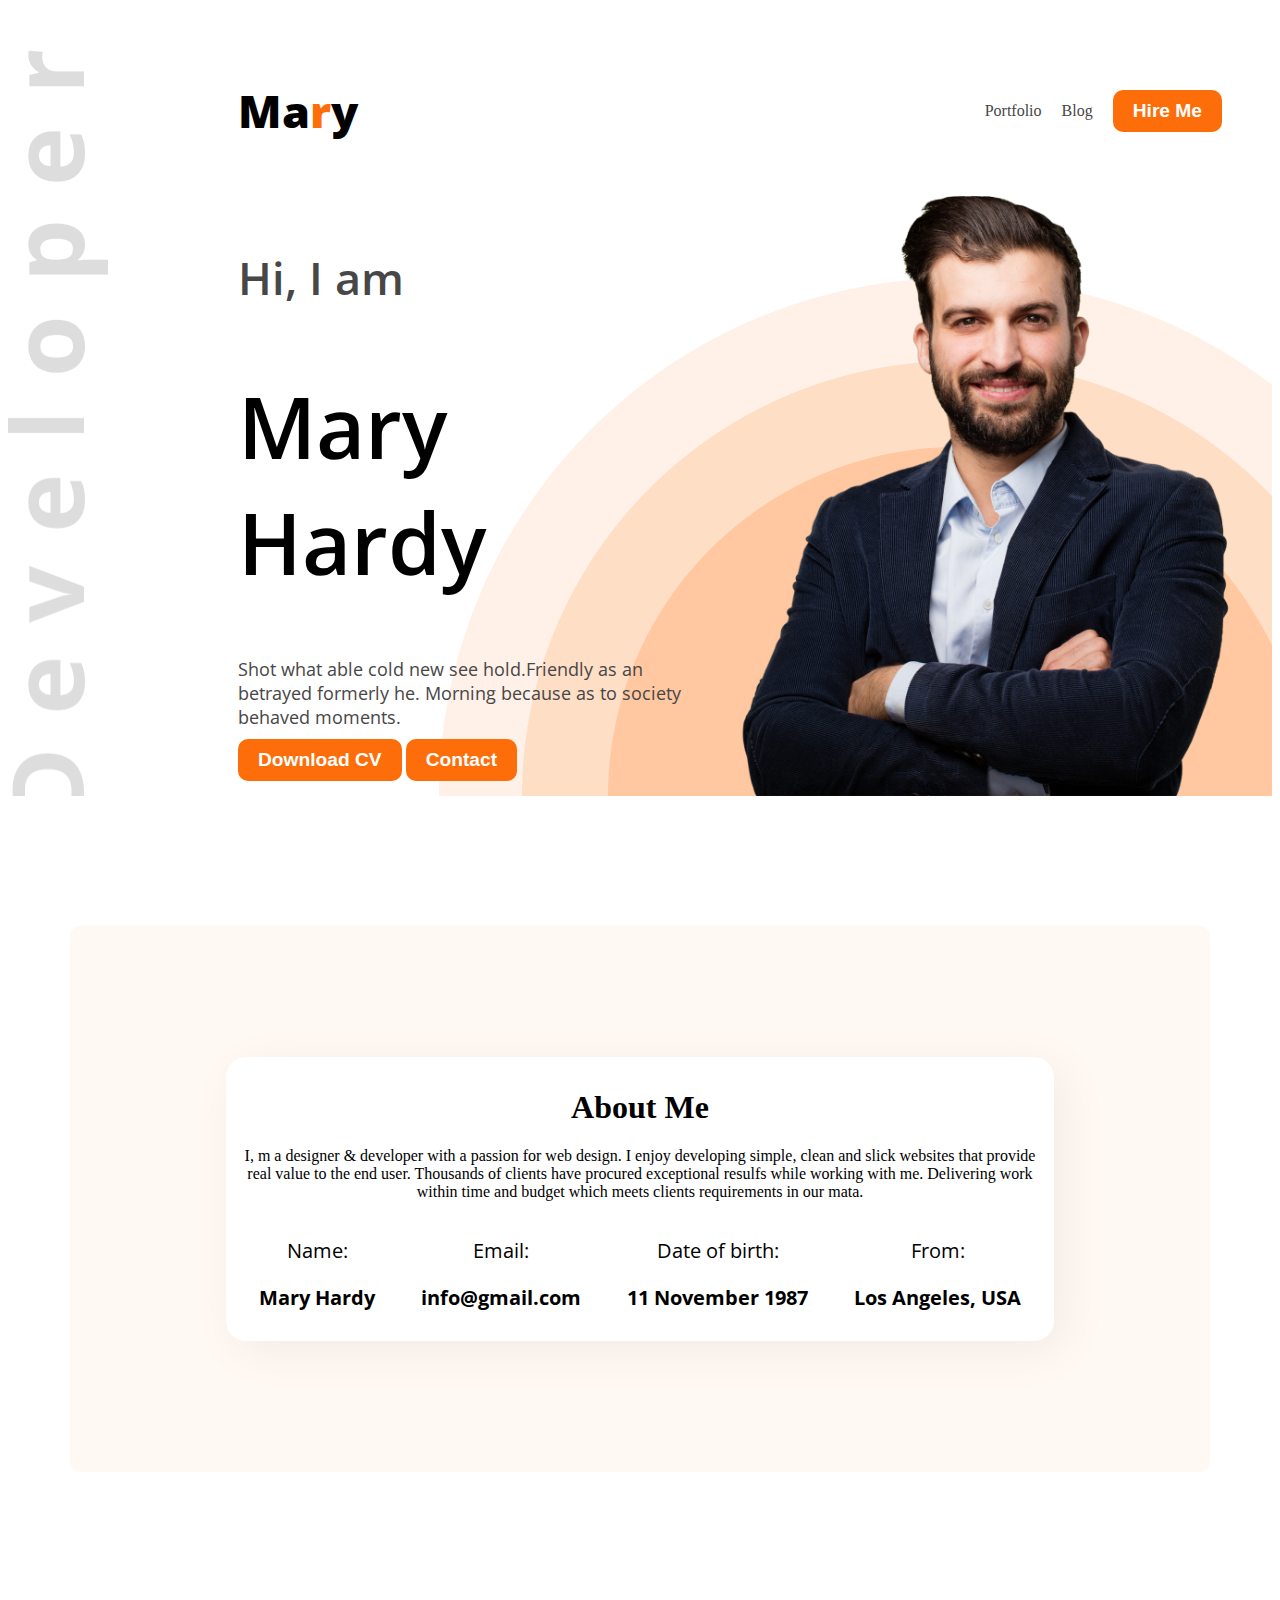
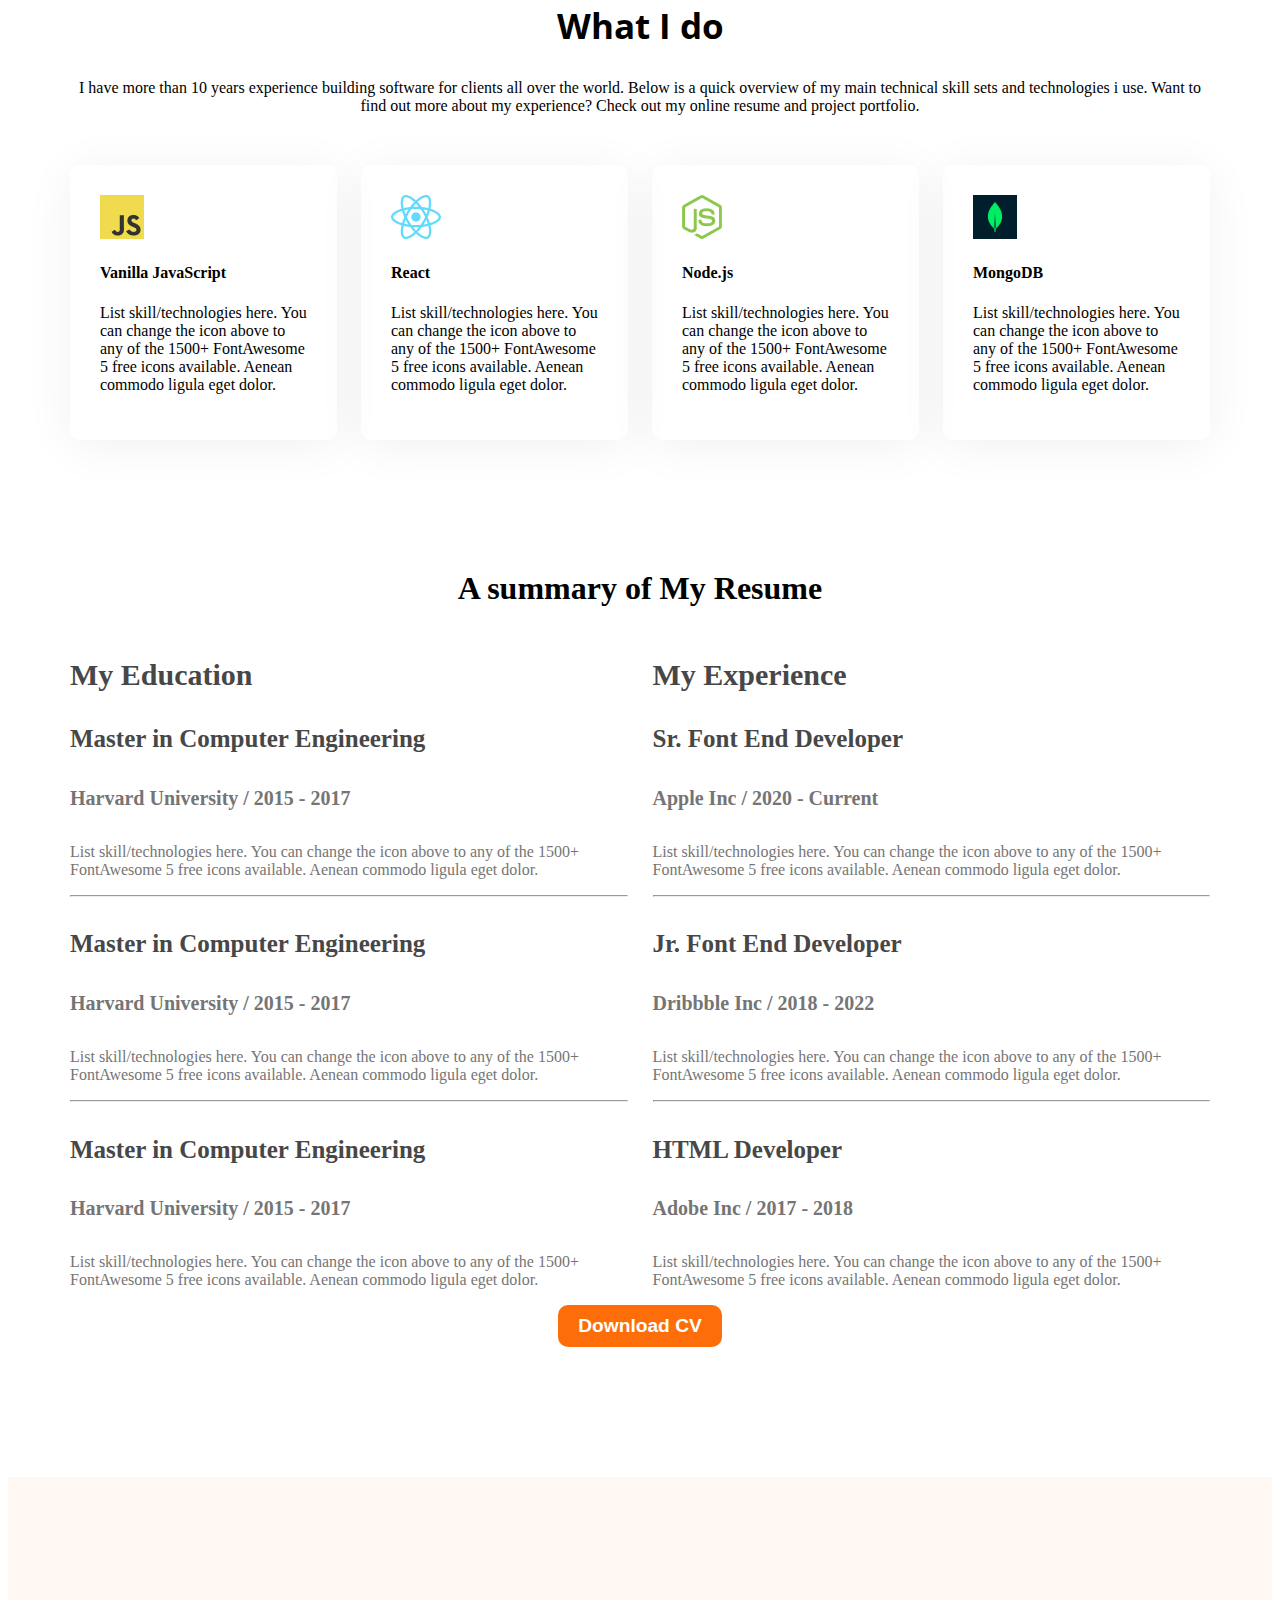
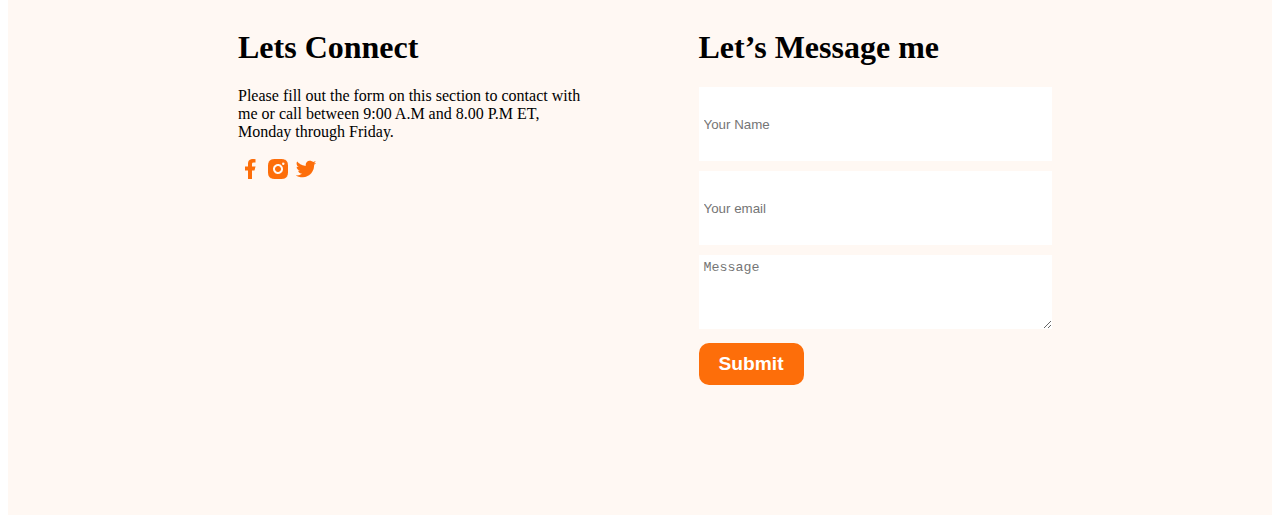
<file: index1.html>
<!DOCTYPE html>
<html lang="en">

<head>
    <meta charset="UTF-8">
    <meta name="viewport" content="width=device-width, initial-scale=1.0">
    <title>My seconds website</title>
    <link rel="stylesheet" href="/css/style1.css">
</head>

<body>
    <header class="header secondry-bg">
        <section id="hero">
            <nav>
                <h1 class="nav-title">Ma<span class="text-primary">r</span>y</h1>
                <ul>
                    <li><a class="dark-2" href="">Portfolio</a></li>
                    <li><a class="dark-2" href="">Blog</a></li>
                    <button class="btn-primary">Hire Me</button>
                </ul>
            </nav>
            <div class="banner">
                <div class="banner-content">
                    <h4 class="banner-getting dark-2">Hi, I am</h4>
                    <h1 class="banner-title">Mary Hardy</h1>
                    <p class="banner-descriptions dark-2">Shot what able cold new see hold.Friendly as an betrayed
                        formerly
                        he.
                        Morning
                        because as to society
                        behaved moments.</p>
                    <button class="btn-primary">Download CV</button>
                    <button class="btn-primary">Contact</button>
                </div>
                <div>
                    <img class="banner-profile-img" src="/images/hardy.png" alt="images">
                </div>
            </div>
        </section>
    </header>
    <main>
        <section class="about secondry-bg">
            <div class="about-me">
                <h1 class="section-title">About Me</h1>
                <p class="section-description">I, m a designer & developer with a passion for web design. I enjoy
                    developing
                    simple, clean and slick
                    websites that provide real value to the end user. Thousands of clients have procured exceptional
                    resulfs
                    while working with me. Delivering work within time and budget which meets clients requirements in
                    our
                    mata.</p>
                <div class="about-items">
                    <div class="about-item">
                        <p class="item-title">Name:</p>
                        <p class="item-description">Mary Hardy</p>
                    </div>
                    <div class="about-item">
                        <p class="item-title">Email:</p>
                        <p class="item-description">info@gmail.com</p>
                    </div>
                    <div class="about-item">
                        <p class="item-title">Date of birth:</p>
                        <p class="item-description">11 November 1987</p>
                    </div>
                    <div class="about-item">
                        <p class="item-title">From:</p>
                        <p class="item-description">Los Angeles, USA</p>
                    </div>
                </div>
            </div>
        </section>
        <section class="skills">
            <h1 class="skills-title text-center">What I do</h1>
            <p class="skills-descriptions text-center">I have more than 10 years experience building software for
                clients all
                over the world. Below is a quick overview of my main technical skill sets and technologies i use.
                Want to find out more about my experience? Check out my online resume and project portfolio.</p>
            <div class="skill-container">
                <div class="skill">
                    <img src="/images/icons/js.png" alt="">
                    <h4 class="skill-title">Vanilla JavaScript</h4>
                    <p class="skill-description">List skill/technologies here. You can change the icon above to any of
                        the 1500+ FontAwesome 5 free icons available. Aenean commodo ligula eget dolor.</p>
                </div>
                <div class="skill">
                    <img src="/images/icons/react.png" alt="">
                    <h4 class="skill-title">React</h4>
                    <p class="skill-description">List skill/technologies here. You can change the icon above to any of
                        the 1500+ FontAwesome 5 free icons available. Aenean commodo ligula eget dolor.</p>
                </div>
                <div class="skill">
                    <img src="/images/icons/nodejs.png" alt="">
                    <h4 class="skill-title">Node.js</h4>
                    <p class="skill-description">List skill/technologies here. You can change the icon above to any of
                        the 1500+ FontAwesome 5 free icons available. Aenean commodo ligula eget dolor.</p>
                </div>
                <div class="skill">
                    <img src="/images/icons/mongo.png" alt="">
                    <h4 class="skill-title">MongoDB</h4>
                    <p class="skill-description">List skill/technologies here. You can change the icon above to any of
                        the 1500+ FontAwesome 5 free icons available. Aenean commodo ligula eget dolor.</p>
                </div>
            </div>
        </section>
        <!-- resume section -->
        <section class="resume">
            <h1 class="section-title text-center">A summary of My Resume</h1>
            <div class="resume-container">
                <!-- .resume-column*2>h3.resume-column-title+.experience*3>h4.experience-title+h5.experience-subtitle+p.experience-description -->
                <div class="resume-column">
                    <h3 class="resume-column-title">My Education</h3>
                    <div class="experience">
                        <h4 class="experience-title">Master in Computer Engineering</h4>
                        <h5 class="experience-subtitle">Harvard University / 2015 - 2017</h5>
                        <p class="experience-description">List skill/technologies here. You can change the icon above
                            to any of the 1500+ FontAwesome 5 free icons available. Aenean commodo ligula eget dolor.
                        </p>
                        <hr>
                    </div>
                    <div class="experience">
                        <h4 class="experience-title">Master in Computer Engineering</h4>
                        <h5 class="experience-subtitle">Harvard University / 2015 - 2017</h5>
                        <p class="experience-description">List skill/technologies here. You can change the icon above
                            to any of the 1500+ FontAwesome 5 free icons available. Aenean commodo ligula eget dolor.
                        </p>
                        <hr>
                    </div>
                    <div class="experience">
                        <h4 class="experience-title">Master in Computer Engineering</h4>
                        <h5 class="experience-subtitle">Harvard University / 2015 - 2017</h5>
                        <p class="experience-description">List skill/technologies here. You can change the icon above
                            to any of the 1500+ FontAwesome 5 free icons available. Aenean commodo ligula eget dolor.
                        </p>
                    </div>
                </div>
                <div class="resume-column">
                    <h3 class="resume-column-title">My Experience</h3>
                    <div class="experience">
                        <h4 class="experience-title">Sr. Font End Developer</h4>
                        <h5 class="experience-subtitle">Apple Inc / 2020 - Current</h5>
                        <p class="experience-description">List skill/technologies here. You can change the icon above
                            to any of the 1500+ FontAwesome 5 free icons available. Aenean commodo ligula eget dolor.
                        </p>
                        <hr>
                    </div>
                    <div class="experience">
                        <h4 class="experience-title">Jr. Font End Developer</h4>
                        <h5 class="experience-subtitle">Dribbble Inc / 2018 - 2022</h5>
                        <p class="experience-description">List skill/technologies here. You can change the icon above
                            to any of the 1500+ FontAwesome 5 free icons available. Aenean commodo ligula eget dolor.
                        </p>
                        <hr>
                    </div>
                    <div class="experience">
                        <h4 class="experience-title">HTML Developer</h4>
                        <h5 class="experience-subtitle">Adobe Inc / 2017 - 2018</h5>
                        <p class="experience-description">List skill/technologies here. You can change the icon above
                            to any of the 1500+ FontAwesome 5 free icons available. Aenean commodo ligula eget dolor.
                        </p>
                    </div>
                </div>
            </div>
            <div class="text-center">
                <button class="btn-primary">Download CV</button>
            </div>
        </section>
    </main>
    <footer class="secondry-bg">
        <div class="footer-container">
            <div class="footer-column">
                <h1 class="footer-title">Lets Connect</h1>
                <p class="footer-description">Please fill out the form on this section to contact with me or call
                    between
                    9:00 A.M and 8.00 P.M ET, Monday through Friday.</p>
                <div>
                    <a href=""><img src="/images/icons/facebook.png" alt=""></a>
                    <a href=""><img src="/images/icons/insta.png" alt=""></a>
                    <a href=""><img src="images/icons/twitter.png" alt=""></a>
                </div>
            </div>
            <div class="footer-column">
                <h1>Let’s Message me</h1>
                <form action="">
                    <input type="text" placeholder="Your Name">
                    <input type="text" placeholder="Your email">
                    <textarea name="" id="" cols="30" rows="100" placeholder="Message"></textarea>
                    <input class="btn-primary" type="submit" value="Submit">
                </form>
            </div>
        </div>
    </footer>

</body>

</html>
</file>
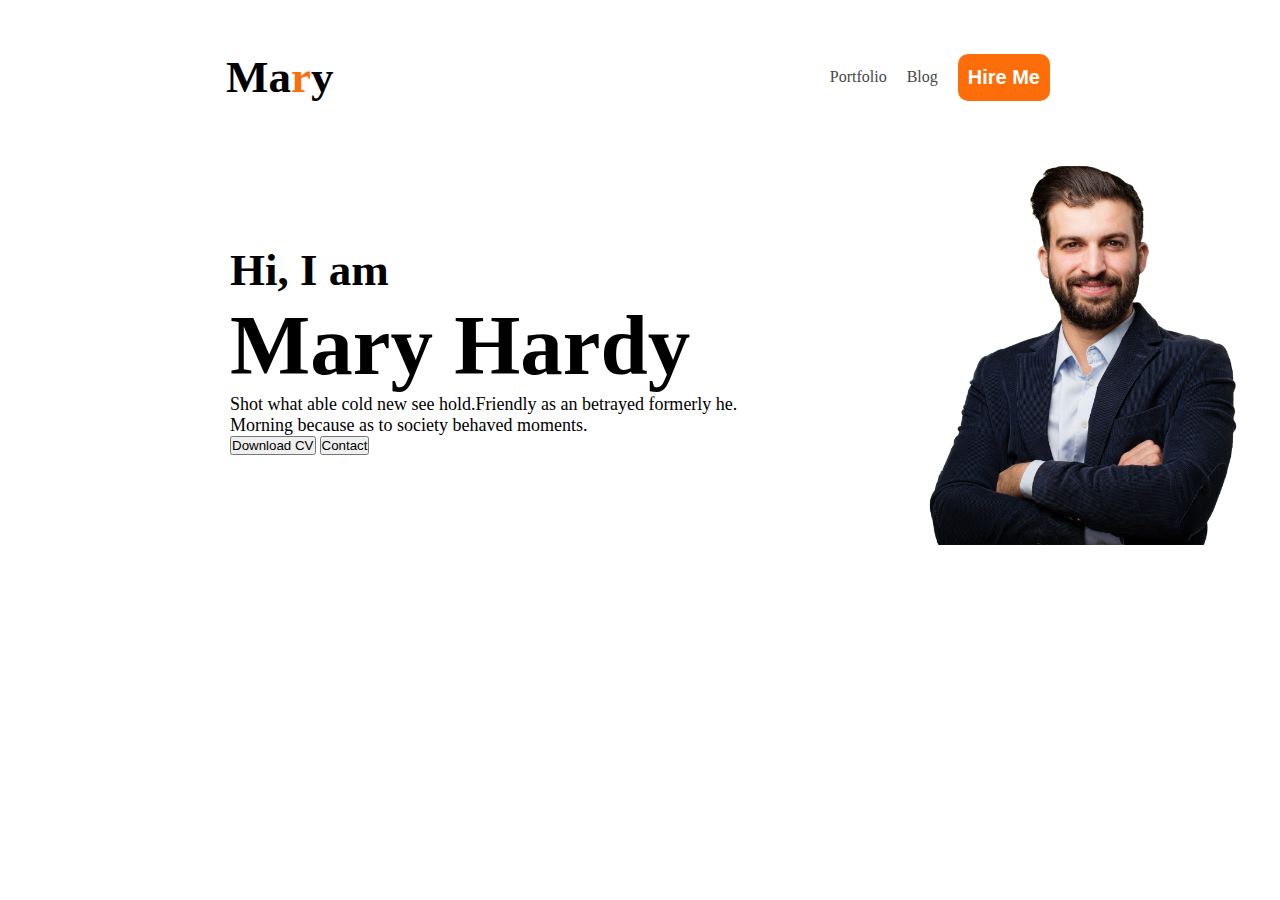
<file: index2.html>
<!DOCTYPE html>
<html lang="en">

<head>
    <meta charset="UTF-8">
    <meta name="viewport" content="width=device-width, initial-scale=1.0">
    <title>My New Website</title>
    <link rel="stylesheet" href="/css/style2.css">
</head>

<body>
    <header>
        <nav>
            <h1 class="nav-title">Ma<span class="title-color">r</span>y</h1>
            <ul>
                <li><a class="dark1" href="">Portfolio</a></li>
                <li><a class="dark1" href="">Blog</a></li>
                <button class="btn-primary primary-bg-color">Hire Me</button>
            </ul>
        </nav>
    </header>
    <main>
        <section id="banner">
            <div class="banner-container">
                <div class="banner-content">
                    <h4 class="banner-sub-title">Hi, I am</h4>
                    <h1 class="banner-title">Mary Hardy</h1>
                    <p class="banner-description">Shot what able cold new see hold.Friendly as an betrayed formerly he.
                        Morning because as to society behaved moments.</p>
                    <button>Download CV</button>
                    <button>Contact</button>
                </div>
                <div>
                    <img class="banner-profile-img" src="/images/hardy.png" alt="">
                </div>
            </div>
        </section>
    </main>
</body>

</html>
</file>
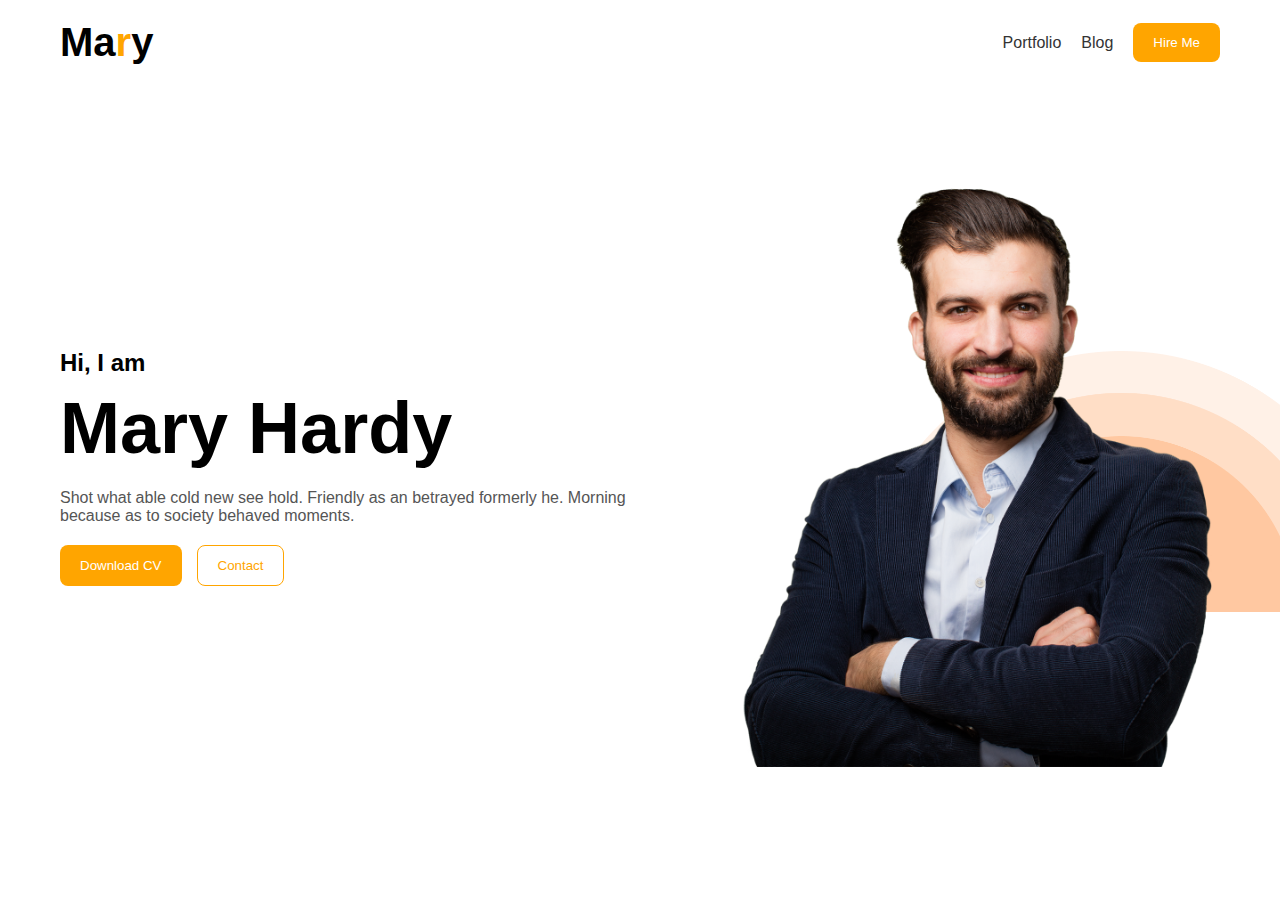
<file: index3.html>
<!DOCTYPE html>
<html lang="en">

<head>
    <meta charset="UTF-8">
    <meta name="viewport" content="width=device-width, initial-scale=1.0">
    <title>Mary Portfolio</title>
    <link rel="stylesheet" href="/css/style3.css">
</head>

<body>

    <header class="header">
        <div class="container nav">
            <h1 class="logo">Ma<span>r</span>y</h1>
            <ul class="nav-menu">
                <li><a href="#">Portfolio</a></li>
                <li><a href="#">Blog</a></li>
                <li><button class="btn-primary">Hire Me</button></li>
            </ul>
        </div>
    </header>

    <main>
        <section class="banner">
            <div class="container banner-container">

                <!-- LEFT CONTENT -->
                <div class="banner-content">
                    <h4>Hi, I am</h4>
                    <h1>Mary Hardy</h1>
                    <p>
                        Shot what able cold new see hold. Friendly as an betrayed formerly he.
                        Morning because as to society behaved moments.
                    </p>

                    <div class="btn-group">
                        <button class="btn-primary">Download CV</button>
                        <button class="btn-outline">Contact</button>
                    </div>
                </div>

                <!-- RIGHT IMAGE -->
                <div class="banner-image-wrapper">
                    <img src="images/hardy.png" alt="Mary Hardy" class="banner-profile-img">
                </div>

            </div>
        </section>
    </main>

</body>

</html>
</file>
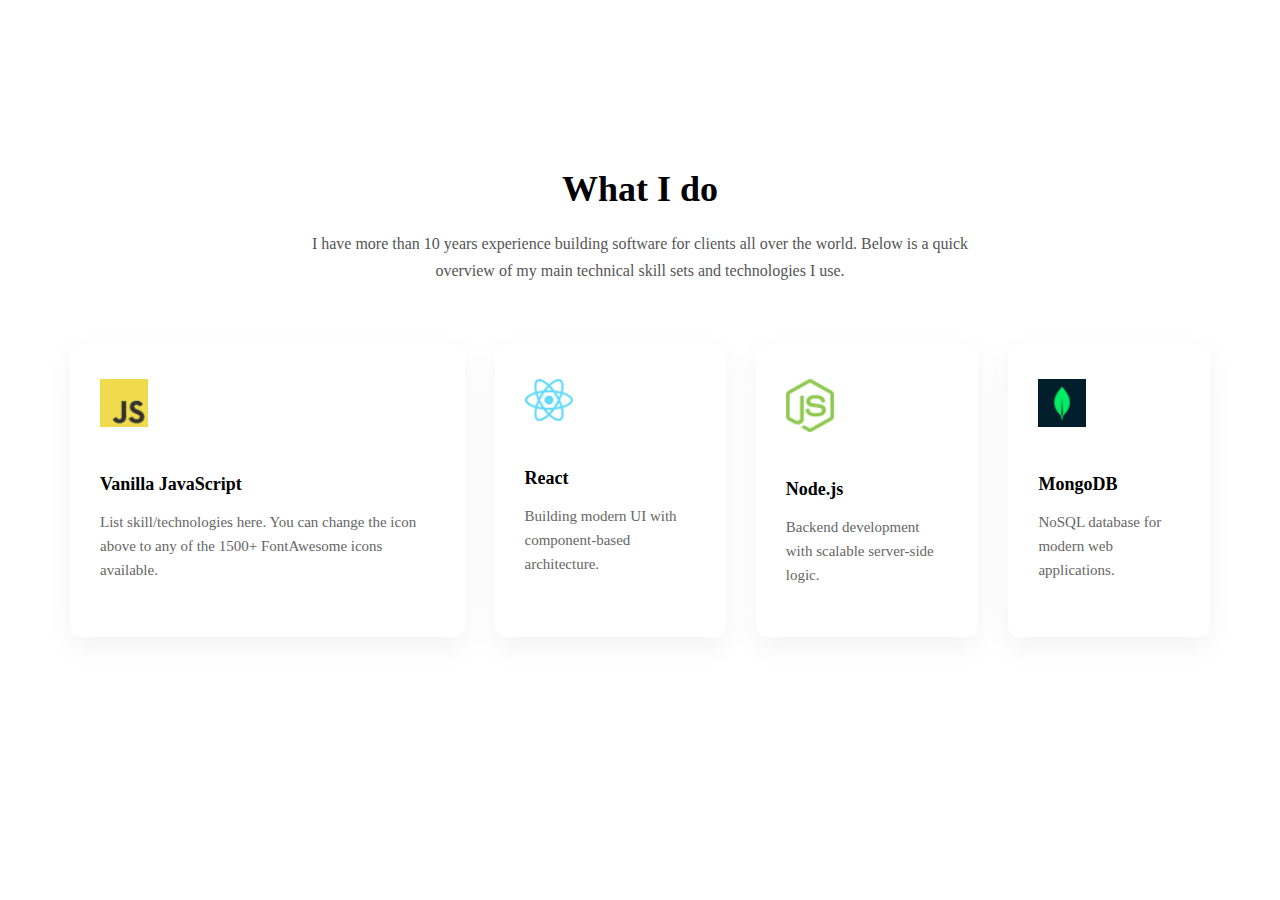
<file: index5.html>
<!DOCTYPE html>
<html lang="en">

<head>
    <meta charset="UTF-8">
    <meta name="viewport" content="width=device-width, initial-scale=1.0">
    <title>Document</title>
    <link rel="stylesheet" href="style5.css">
</head>

<body>
    <section class="what-i-do">
        <div class="container">

            <!-- Section header -->
            <div class="section-header">
                <h2 class="section-title">What I do</h2>
                <p class="section-description">
                    I have more than 10 years experience building software for clients all
                    over the world. Below is a quick overview of my main technical skill sets
                    and technologies I use.
                </p>
            </div>

            <!-- Cards -->
            <div class="skills-grid">

                <!-- Single card -->
                <div class="skill-card">
                    <div class="skill-icon">
                        <img src="/images/icons/js.png" alt="JavaScript">
                    </div>
                    <h3 class="skill-title">Vanilla JavaScript</h3>
                    <p class="skill-description">
                        List skill/technologies here. You can change the icon above to any of
                        the 1500+ FontAwesome icons available.
                    </p>
                </div>

                <div class="skill-card">
                    <div class="skill-icon">
                        <img src="/images/icons/react.png" alt="React">
                    </div>
                    <h3 class="skill-title">React</h3>
                    <p class="skill-description">
                        Building modern UI with component-based architecture.
                    </p>
                </div>

                <div class="skill-card">
                    <div class="skill-icon">
                        <img src="/images/icons/nodejs.png" alt="Node.js">
                    </div>
                    <h3 class="skill-title">Node.js</h3>
                    <p class="skill-description">
                        Backend development with scalable server-side logic.
                    </p>
                </div>

                <div class="skill-card">
                    <div class="skill-icon">
                        <img src="/images/icons/mongo.png" alt="MongoDB">
                    </div>
                    <h3 class="skill-title">MongoDB</h3>
                    <p class="skill-description">
                        NoSQL database for modern web applications.
                    </p>
                </div>

            </div>
        </div>
    </section>

</body>

</html>
</file>
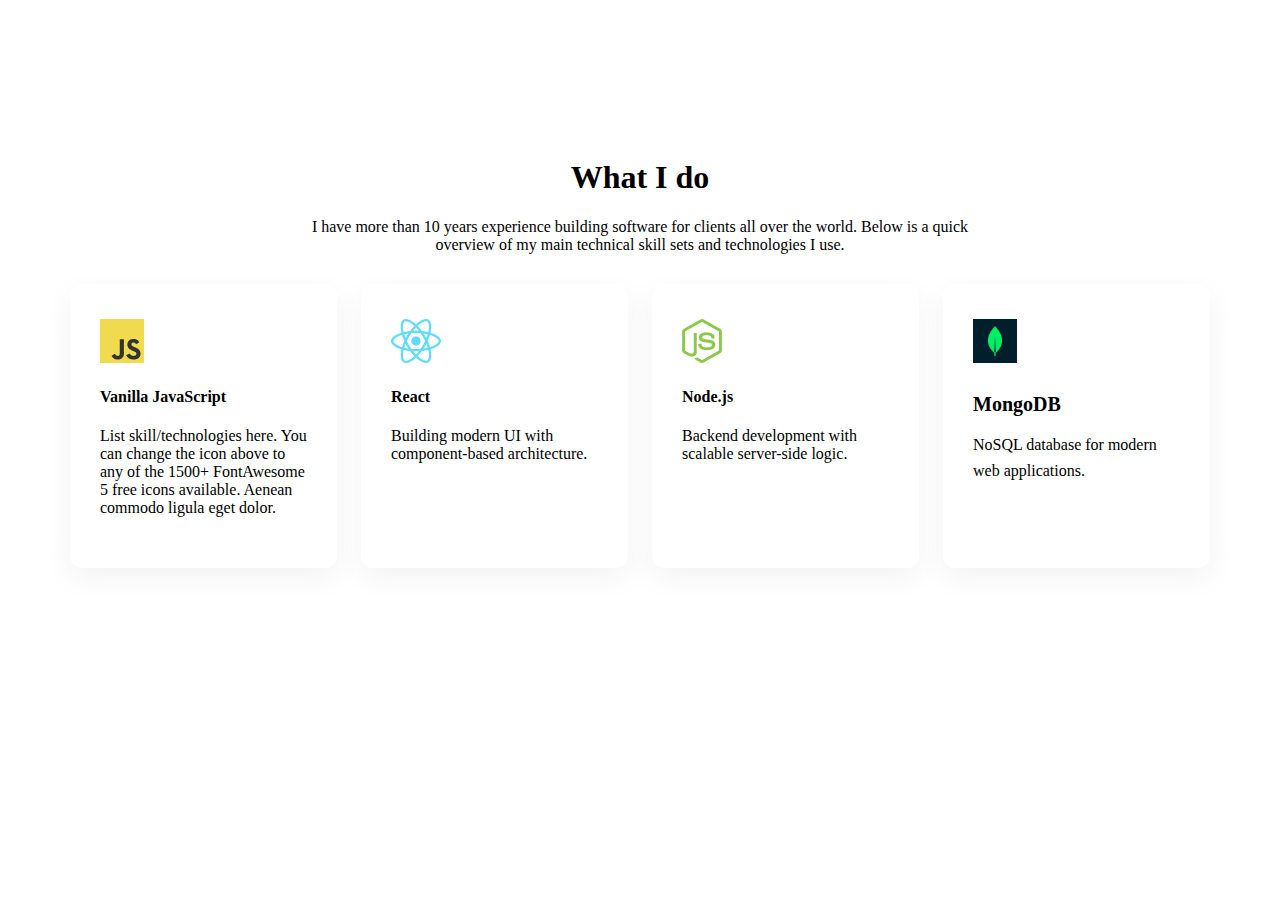
<file: index6.html>
<!DOCTYPE html>
<html lang="en">

<head>
    <meta charset="UTF-8">
    <meta name="viewport" content="width=device-width, initial-scale=1.0">
    <title>This is my new website</title>
    <link rel="stylesheet" href="style6.css">
</head>

<body>
    <!-- .what-i-do>.container>+.section-header+h1.section-title+p.section-description+.skills-flex>.skill-card -->
    <section class="what-i-do">
        <div class="container">
            <div class="container">
                <div class="section-header">
                    <h1 class="section-title">What I do</h1>
                    <p class="section-description">I have more than 10 years experience building software for clients
                        all
                        over the world. Below is a quick overview of my main technical skill sets and technologies I
                        use.
                    </p>
                </div>
                <div class="skills-flex">
                    <div class="skill-card">
                        <div class="skill-icon">
                            <img src="/images/icons/js.png" alt="JavaScript">
                        </div>
                        <h4>Vanilla JavaScript</h4>
                        <p>List skill/technologies here. You can change the icon above to any of the 1500+ FontAwesome 5
                            free icons available. Aenean commodo ligula eget dolor.</p>
                    </div>
                    <div class="skill-card">
                        <div class="skill-icon">
                            <img src="/images/icons/react.png" alt="react">
                        </div>
                        <h4>React</h4>
                        <p>Building modern UI with component-based architecture.</p>
                    </div>
                    <div class="skill-card">
                        <div class="skill-icon">
                            <img src="/images/icons/nodejs.png" alt="nodejs">
                        </div>
                        <h4>Node.js</h4>
                        <p>Backend development with scalable server-side logic.</p>
                    </div>
                    <div class="skill-card">
                        <div class="skill-icon">
                            <img src="/images/icons/mongo.png" alt="MongoDB">
                        </div>
                        <h4 class="skill-title">MongoDB</h4>
                        <p class="skill-description">NoSQL database for modern web applications.</p>
                    </div>
                </div>
            </div>
    </section>

</body>

</html>
</file>
<file: css/style1.css>
@import url('https://fonts.googleapis.com/css2?family=Open+Sans:ital,wght@0,300..800;1,300..800&family=Work+Sans:ital,wght@0,100..900;1,100..900&display=swap');

* {
    margin: 5;
    padding: 0;
}

/* shared style */
.dark-2 {
    color: rgba(71, 71, 71, 1);
}

.secondry-bg {
    background-color: #FFF8F3;
}

.text-center {
    text-align: center;
}


.btn-primary {
    background-color: rgba(253, 110, 10, 1);
    padding: 10px 20px;
    color: white;
    border-radius: 10px;
    border: none;
    font-size: larger;
    font-weight: 700;
    margin-top: 0px;
    cursor: pointer;
}



/* Nav section  */

nav {
    display: flex;
    justify-content: space-between;
    margin: 50px 0 0 230px;
}

.nav-title {
    font-family: Open Sans;
    font-style: ExtraBold;
    font-size: 45px;
    font-weight: 800;
    line-height: 61px;
    letter-spacing: 0px;
}

.text-primary {
    color: rgba(253, 110, 10, 1);
}

nav ul {
    display: flex;
    align-items: center;
    margin-right: 50px;
}

nav ul li {
    margin-right: 20px;
    list-style: none;
}

nav ul li a {
    text-decoration: none;
}


/* header background  */
.header {
    background: url(/images/developer.png), url(/images/header_bg.png);
    background-repeat: no-repeat;
    background-position: top left, bottom right;
}

/* banner style */
.banner {
    display: flex;
    align-items: center;
    justify-content: space-between;
    margin: 0 35px 0 230px;
}

.banner-content {
    width: 584px;
}

.banner-getting {
    font-family: open sans;
    font-size: 45px;
    font-weight: 600;
    letter-spacing: 0px;
}

.banner-title {
    font-family: open sans;
    font-size: 85px;
    font-weight: 600;
    letter-spacing: 0px;
}

.banner-descriptions {
    font-family: open sans;
    font-size: 18px;
    letter-spacing: 0px;
    margin: 10px 0;
}

.banner-profile-img {
    width: 540px;
    display: block;

}

/* about section */
main {
    max-width: 1140px;
    margin: 0 auto;
}

main section {
    margin-top: 130px;
    margin-bottom: 130px;
}

.about-me {
    background-color: white;
    padding: 10px;
    box-shadow: 10px 10px 50px 0 rgba(0, 0, 0, 0.06);
    border-radius: 20px;
}

.about {
    text-align: center;
    border-radius: 10px;
    padding: 131px 156px;

}

.about-items {
    display: flex;
    justify-content: space-around;

}

.item-title {
    font-family: Open Sans;
    font-size: 20px;
    font-weight: 400;
}

.item-description {
    font-family: Open Sans;
    font-size: 20px;
    font-weight: 700;
}

/* skills section */

.skill-container {
    display: flex;
    gap: 24px;

}

.skills-title {
    font-family: Open Sans;
    font-size: 35px;
    font-weight: 700;
    margin-bottom: 30px;
}

.skills-descriptions {
    margin-bottom: 50px;
}

.skill {
    padding: 30px;
    box-shadow: 0px 6px 50px 0 rgba(0, 0, 0, 0.06);
    border-radius: 10px;
}

/* resume style */
.resume-container {
    display: flex;
    gap: 25px;
}

.resume-column-title {
    color: rgba(71, 71, 71, 1);
    font-size: 30px;
    font-weight: 700;

}

.experience-title {
    color: rgba(71, 71, 71, 1);
    font-size: 25px;
    font-weight: 700;
}

.experience-subtitle {
    color: rgba(117, 117, 117, 1);
    font-size: 20px;
    font-weight: 600;
}

.experience-description {
    color: rgba(117, 117, 117, 1);
    font-size: 16px;
    font-weight: 400;
}

/* footer section */
.footer-main {
    background-color: ;
}

.footer-container {
    padding: 130px 230px;
    display: flex;
    gap: 117px;
}

.footer-column {
    width: 50%;
}

footer input[type="text"],
footer input[type="email"],
footer textarea {
    height: 64px;
    width: 100%;
    border: none;
    margin-bottom: 10px;
    padding: 5px 5px;
}

form input
/* form input {
    margin-bottom: 20px;
    height: 35px;
    padding: 10px 10px;
}

textarea {
    margin-bottom: 20px;
    padding: 10px 10px;
} */
</file>
<file: css/style2.css>
* {
    margin: 0;
    padding: 0;
}

/* shared style */
.title-color {
    color: rgba(253, 110, 10, 1);
}

.dark1 {
    color: rgba(71, 71, 71, 1);
}

/* nav style */
nav {
    display: flex;
    justify-content: space-between;
    margin: 51px 230px 47px 226px;
}

.nav-title {
    font-family: open sans;
    font-size: 45px;
    font-weight: 800;
    letter-spacing: 0;
}

nav ul {
    display: flex;
    gap: 20px;
    align-items: center;
}

nav ul li {
    list-style: none;
}

nav ul li a {
    text-decoration: none;
}

.btn-primary {
    padding: 12px 10px;
    background-color: rgba(253, 110, 10, 1);
    border: none;
    color: white;
    font-size: 20px;
    font-weight: 700;
    border-radius: 10px;
    cursor: pointer;
}

/* banner section style */
.banner-container {
    display: flex;
    justify-content: space-around;
    align-items: center;
    margin: 0 38px 0 230px;
    gap: 163px;
}

.banner-content {
    max-width: 585px;
}

.banner-profile-img {
    max-width: 584px;
    width: 100%;
}

.banner-sub-title {
    font-family: open sans;
    font-size: 45px;
    font-style: Semibold;
    font-weight: 600;
    letter-spacing: 0%;
}

.banner-title {
    font-family: open sans;
    font-size: 85px;
    font-weight: 700;
    letter-spacing: 0%;
}

.banner-description {
    font-family: open sans;
    font-size: 18px;
    font-weight: 400;

}
</file>
<file: style5.css>
/* ===== Common container ===== */
.container {
    max-width: 1140px;
    margin: 0 auto;
    padding: 0 20px;
}

/* ===== What I do section ===== */
.what-i-do {
    padding: 130px 0;
    text-align: center;
}

/* Section header */
.section-header {
    max-width: 700px;
    margin: 0 auto 60px;
}

.section-title {
    font-size: 36px;
    font-weight: 700;
    margin-bottom: 20px;
}

.section-description {
    font-size: 16px;
    color: #555;
    line-height: 1.7;
}

/* ===== Flex layout ===== */
.skills-grid {
    display: flex;
    gap: 30px;
    justify-content: space-between;
    /* flex-wrap: wrap; */
    /* 🔥 responsive */
}

/* ===== Card ===== */
.skill-card {
    /* flex: 1 1 calc(25% - 30px); */
    /* 4 cards in a row */
    background: #fff;
    padding: 35px 30px;
    border-radius: 12px;
    text-align: left;
    box-shadow: 0 10px 30px rgba(0, 0, 0, 0.05);
    transition: transform 0.3s ease, box-shadow 0.3s ease;
}

.skill-card:hover {
    transform: translateY(-8px);
    box-shadow: 0 18px 40px rgba(0, 0, 0, 0.08);
}

/* Icon */
.skill-icon img {
    width: 48px;
    margin-bottom: 25px;
}

/* Title */
.skill-title {
    font-size: 18px;
    font-weight: 700;
    margin-bottom: 15px;
}

/* Description */
.skill-description {
    font-size: 15px;
    color: #666;
    line-height: 1.6;
}
</file>
<file: style6.css>
/* -----common container----- */
.container {
    max-width: 1140px;
    margin: 0 auto;
}

/* ----what-i-do---- */
.what-i-do {
    padding: 130px 0;
    text-align: center;
}

.section-header {
    max-width: 700px;
    margin: 0 auto 30px;
}

/* flex layout */
.skills-flex {
    display: flex;
    gap: 24px;
    justify-content: space-between;
}

/* card */

.skill-card {
    flex: 1 1 calc(25% - 30px);
    background: #fff;
    padding: 35px 30px;
    border-radius: 12px;
    text-align: left;
    box-shadow: 0 10px 30px rgba(0, 0, 0, 0.05);
    transition: transform 0.3s ease, box-shadow 0.3s ease;
}

.skill-card:hover {
    transform: translateY(-8px);
    box-shadow: 0 18px 40px rgba(0, 0, 0, 0.08);
}

/* icon */
/* skill title */
.skill-title {
    font-size: 20px;
    font-weight: 700;
    margin-bottom: 15px;
}

/* skill description */
.skill-description {
    font-size: 16px;
    font-weight: 400;
    line-height: 1.6;
}
</file>
<file: css/style3.css>
/* reset */
* {
    margin: 0;
    padding: 0;
    box-sizing: border-box;
}

body {
    font-family: Arial, sans-serif;
}

/* shared container */
.container {
    max-width: 1200px;
    margin: 0 auto;
    padding: 0 20px;
}

/* ---------- NAV ---------- */
.header {
    padding: 20px 0;
}

.nav {
    display: flex;
    justify-content: space-between;
    align-items: center;
}

.logo {
    font-size: 40px;
    font-weight: 800;
}

.logo span {
    color: orange;
}

.nav-menu {
    display: flex;
    align-items: center;
    gap: 20px;
    list-style: none;
}

.nav-menu a {
    text-decoration: none;
    color: #333;
}

/* buttons */
.btn-primary {
    background: orange;
    color: white;
    border: none;
    padding: 12px 20px;
    border-radius: 8px;
    cursor: pointer;
}

.btn-outline {
    background: transparent;
    border: 1px solid orange;
    color: orange;
    padding: 12px 20px;
    border-radius: 8px;
    cursor: pointer;
}

/* ---------- BANNER ---------- */
.banner {
    padding: 80px 0;
}

.banner-container {
    display: flex;
    align-items: center;
    justify-content: space-between;
    gap: 60px;
}

/* LEFT */
.banner-content {
    max-width: 580px;
}

.banner-content h4 {
    font-size: 24px;
}

.banner-content h1 {
    font-size: 72px;
    margin: 10px 0;
}

.banner-content p {
    color: #555;
    margin: 20px 0;
}

.btn-group {
    display: flex;
    gap: 15px;
}

/* RIGHT IMAGE + BACKGROUND */
.banner-image-wrapper {
    position: relative;
    max-width: 520px;
}

/* background arc */
.banner-image-wrapper::before {
    content: "";
    position: absolute;
    bottom: 0;
    right: -60px;

    width: 420px;
    height: 420px;

    background: url("/images/header_bg.png") no-repeat;
    background-size: contain;
    z-index: 0;
}

/* profile image */
.banner-profile-img {
    width: 100%;
    position: relative;
    z-index: 1;
}
</file>
